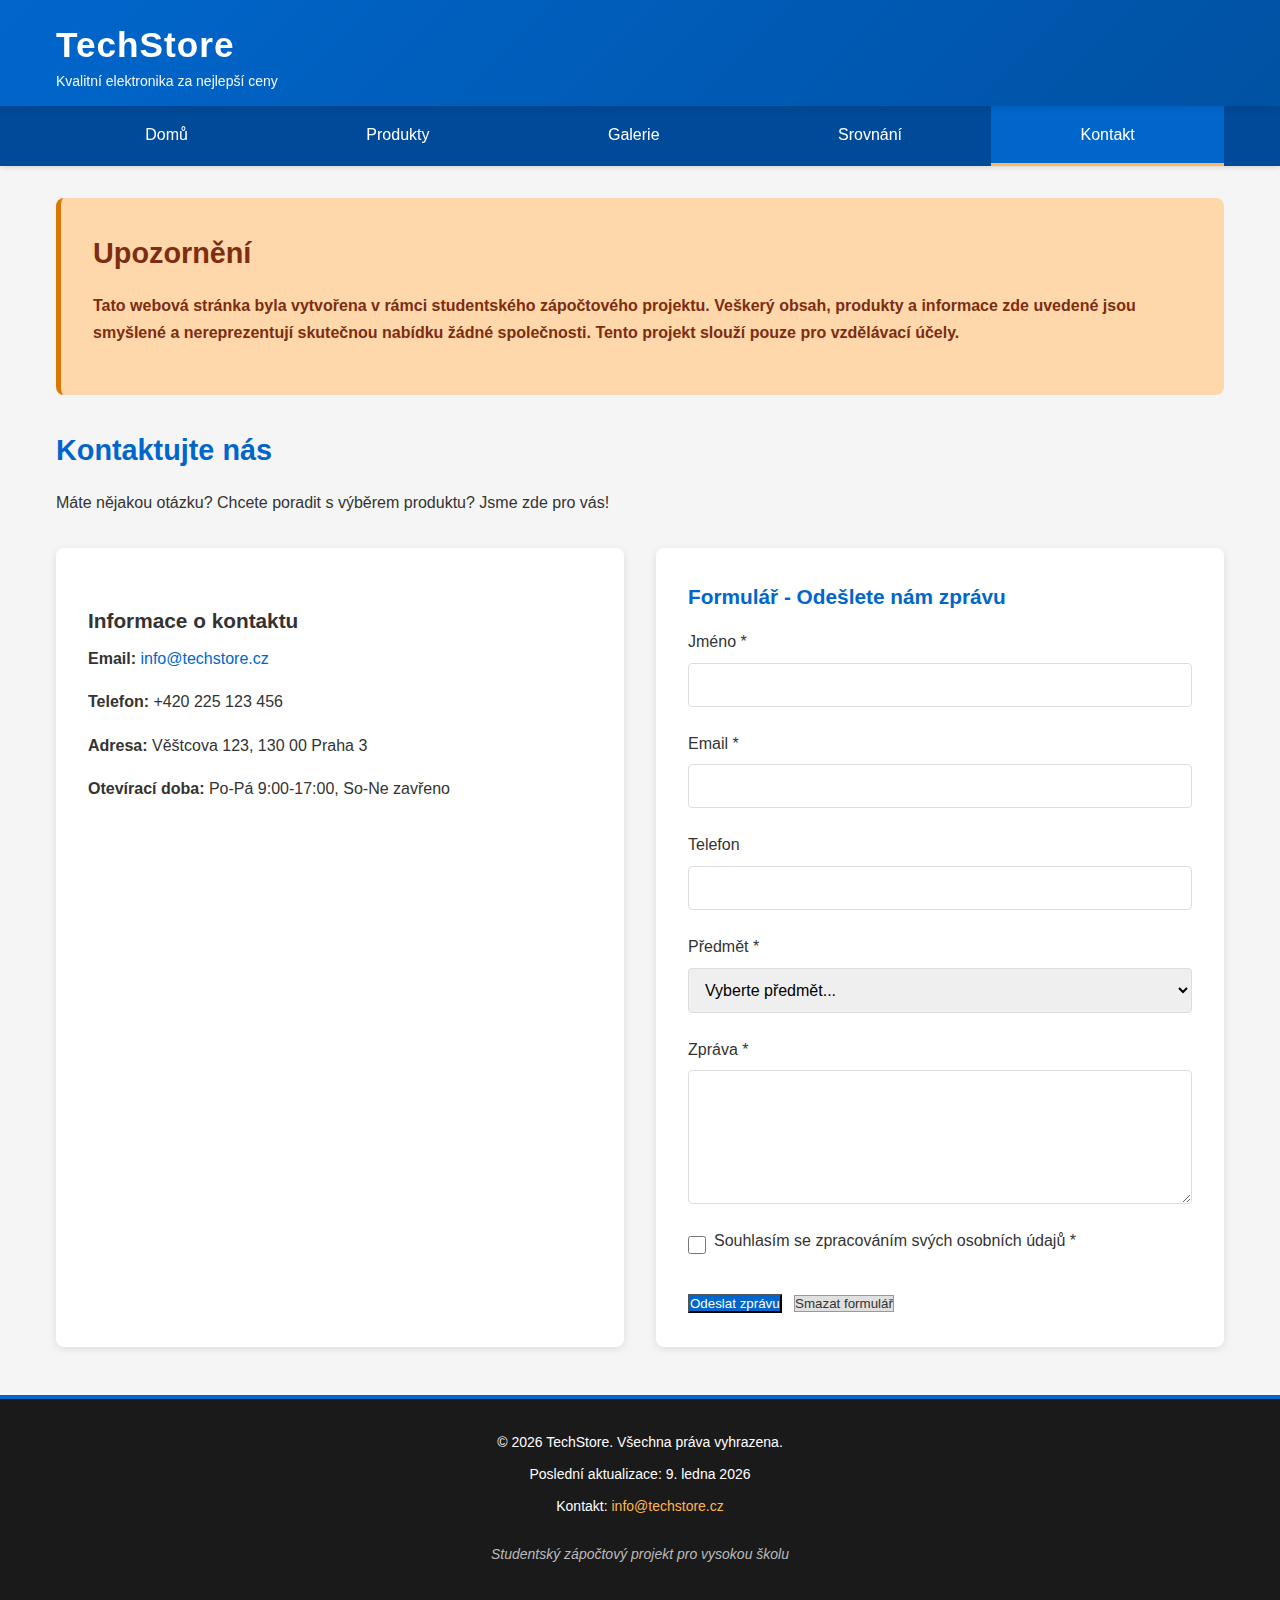
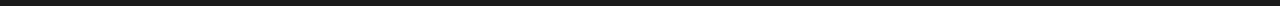
<file: project/kontakt.html>
<!DOCTYPE html>
<html lang="cs">
<head>
  <meta charset="UTF-8">
  <meta name="viewport" content="width=device-width, initial-scale=1.0">
  <meta name="description" content="Kontaktujte nás - TechStore">
  <title>Kontakt - TechStore</title>
  <link rel="stylesheet" href="../styles/main.css">
</head>
<body>
  <header class="header">
    <div class="header-content">
      <h1 class="logo">TechStore</h1>
      <p class="tagline">Kvalitní elektronika za nejlepší ceny</p>
    </div>
    <button class="menu-toggle" aria-label="Otevřít navigaci" aria-expanded="false">
      <span></span>
      <span></span>
      <span></span>
    </button>
  </header>

  <nav class="navigation" role="navigation">
    <ul class="nav-list">
      <li><a href="../index.html">Domů</a></li>
      <li><a href="produkty.html">Produkty</a></li>
      <li><a href="galerie.html">Galerie</a></li>
      <li><a href="srovnani.html">Srovnání</a></li>
      <li><a href="kontakt.html" class="active">Kontakt</a></li>
    </ul>
  </nav>

  <main class="main-content">
    <section class="disclaimer">
      <h2>Upozornění</h2>
      <p>Tato webová stránka byla vytvořena v rámci studentského zápočtového projektu. Veškerý obsah, produkty a informace zde uvedené jsou <strong>smyšlené</strong> a <strong>nereprezentují skutečnou nabídku</strong> žádné společnosti. Tento projekt slouží pouze pro vzdělávací účely.</p>
    </section>

    <section class="contact-section">
      <h2>Kontaktujte nás</h2>
      <p>Máte nějakou otázku? Chcete poradit s výběrem produktu? Jsme zde pro vás!</p>

      <div class="contact-container">
        <div class="contact-info">
          <h3>Informace o kontaktu</h3>
          <ul>
            <li><strong>Email:</strong> <a href="mailto:info@techstore.cz">info@techstore.cz</a></li>
            <li><strong>Telefon:</strong> +420 225 123 456</li>
            <li><strong>Adresa:</strong> Věštcova 123, 130 00 Praha 3</li>
            <li><strong>Otevírací doba:</strong> Po-Pá 9:00-17:00, So-Ne zavřeno</li>
          </ul>
        </div>

        <form class="contact-form" onsubmit="handleSubmit(event)">
          <fieldset>
            <legend>Formulář - Odešlete nám zprávu</legend>

            <div class="form-group">
              <label for="name">Jméno *</label>
              <input type="text" id="name" name="name" required aria-label="Vaše jméno">
            </div>

            <div class="form-group">
              <label for="email">Email *</label>
              <input type="email" id="email" name="email" required aria-label="Váš email">
            </div>

            <div class="form-group">
              <label for="phone">Telefon</label>
              <input type="tel" id="phone" name="phone" aria-label="Váš telefon">
            </div>

            <div class="form-group">
              <label for="subject">Předmět *</label>
              <select id="subject" name="subject" required aria-label="Vyberte předmět">
                <option value="">Vyberte předmět...</option>
                <option value="objednavka">Otázka k objednávce</option>
                <option value="produkt">Dotaz na produkt</option>
                <option value="reklamace">Reklamace</option>
                <option value="jine">Jiné</option>
              </select>
            </div>

            <div class="form-group">
              <label for="message">Zpráva *</label>
              <textarea id="message" name="message" rows="6" required aria-label="Vaša zpráva"></textarea>
            </div>

            <div class="form-group checkbox">
              <input type="checkbox" id="consent" name="consent" required aria-label="Souhlasím se zpracováním osobních údajů">
              <label for="consent">Souhlasím se zpracováním svých osobních údajů *</label>
            </div>

            <button type="submit" class="btn-primary">Odeslat zprávu</button>
            <button type="reset" class="btn-secondary">Smazat formulář</button>
          </fieldset>
        </form>
      </div>

      <div class="message-container" id="messageContainer" style="display: none;">
        <p id="messageText"></p>
      </div>
    </section>
  </main>

  <footer class="footer">
    <div class="footer-content">
      <p>&copy; 2026 TechStore. Všechna práva vyhrazena.</p>
      <p>Poslední aktualizace: 9. ledna 2026</p>
      <p>Kontakt: <a href="mailto:info@techstore.cz">info@techstore.cz</a></p>
      <p class="project-note">Studentský zápočtový projekt pro vysokou školu</p>
    </div>
  </footer>

  <script src="../javascript/menu.js">
    

   
  </script>

  <script src="../javascript/form.js">

  </script>
</body>
</html>
</file>
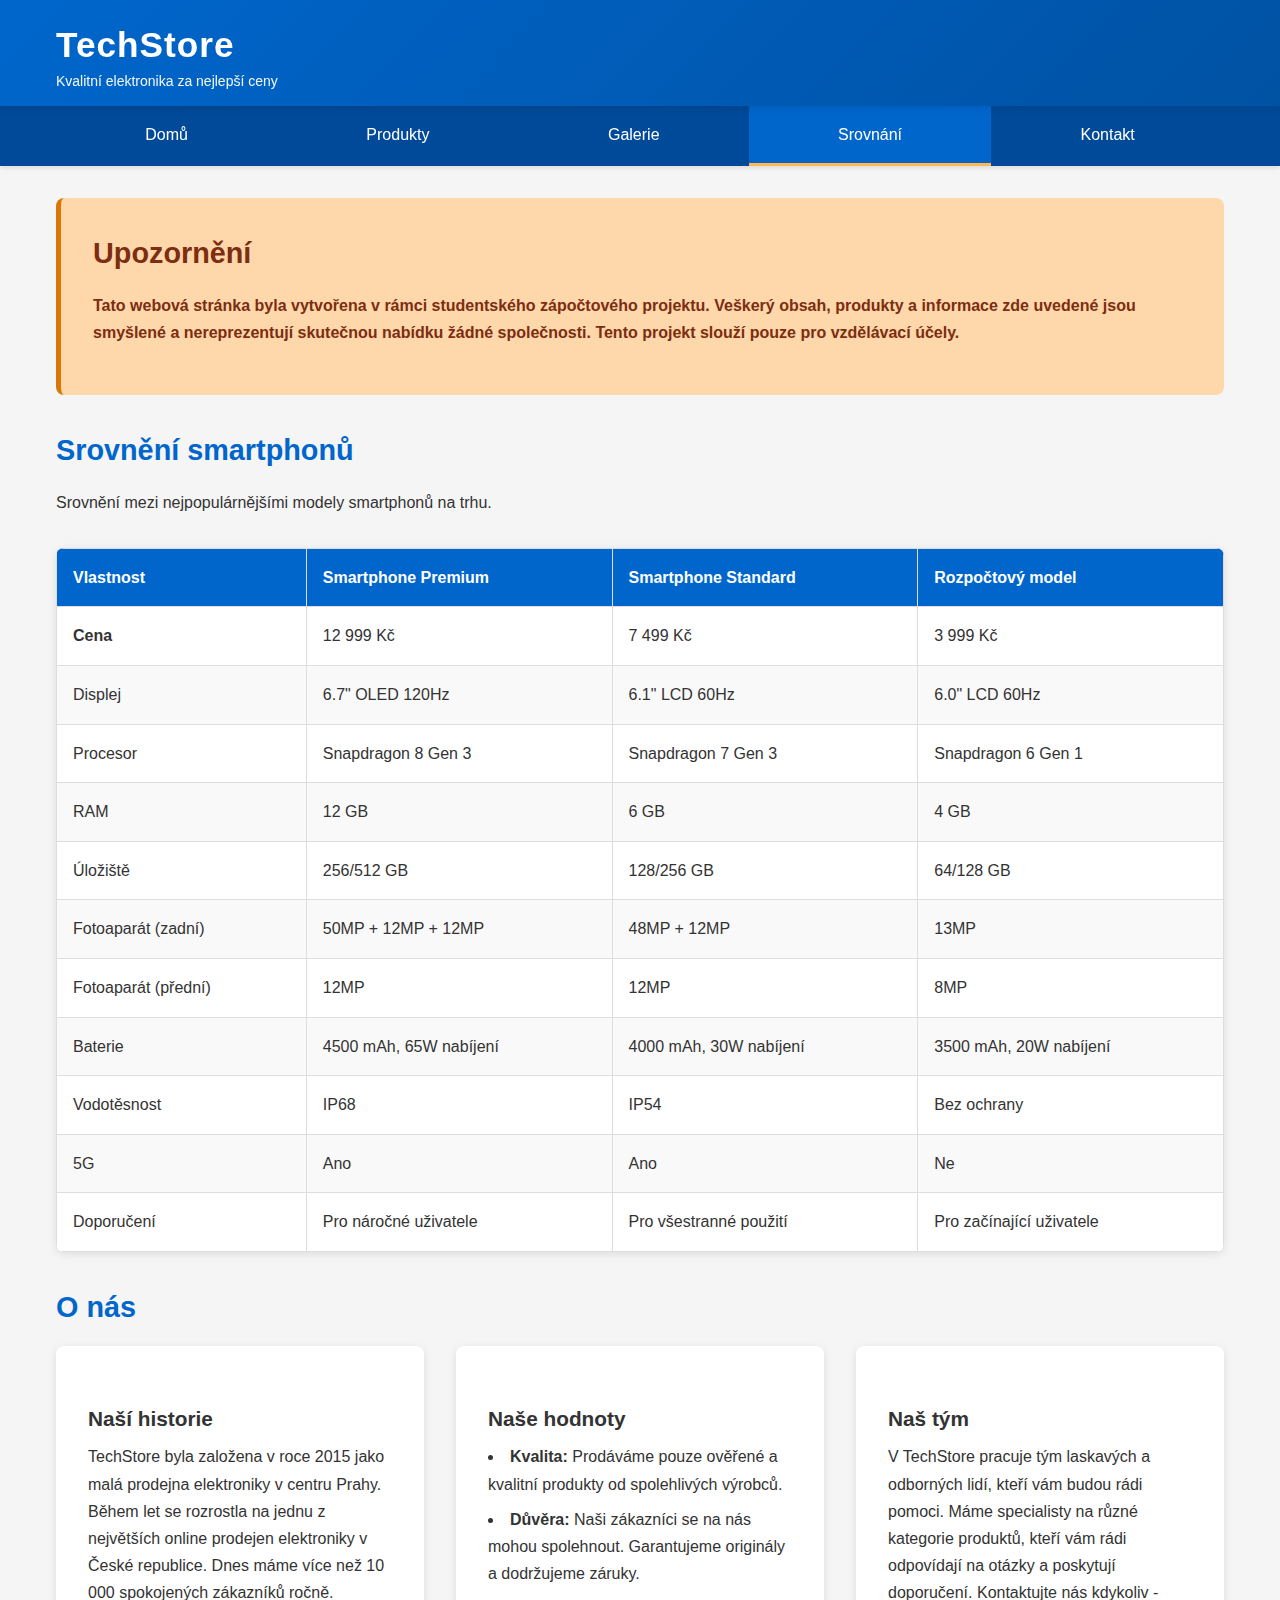
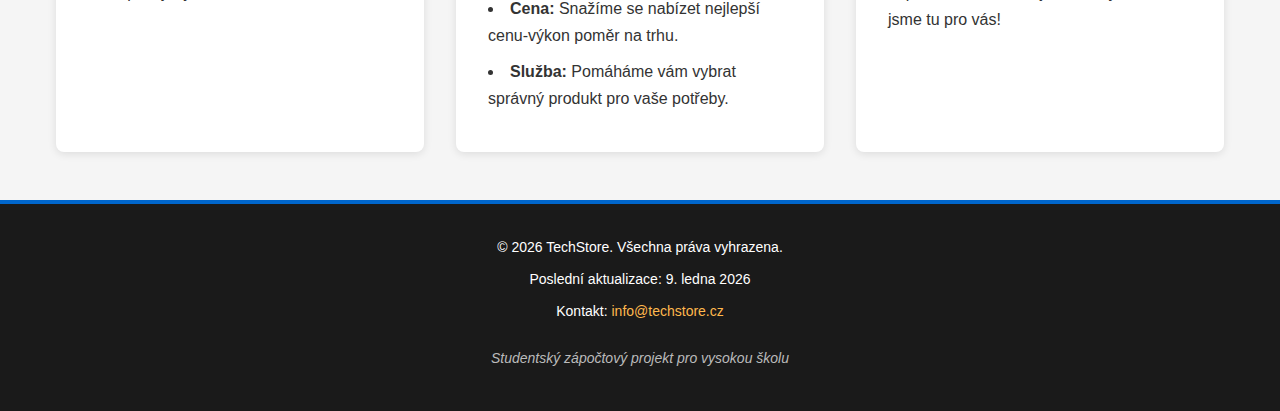
<file: project/srovnani.html>
<!DOCTYPE html>
<html lang="cs">
<head>
  <meta charset="UTF-8">
  <meta name="viewport" content="width=device-width, initial-scale=1.0">
  <meta name="description" content="Srovnění produktů - TechStore">
  <title>Srovnění - TechStore</title>
  <link rel="stylesheet" href="../styles/main.css">
</head>
<body>
  <header class="header">
    <div class="header-content">
      <h1 class="logo">TechStore</h1>
      <p class="tagline">Kvalitní elektronika za nejlepší ceny</p>
    </div>
    <button class="menu-toggle" aria-label="Otevřít navigaci" aria-expanded="false">
      <span></span>
      <span></span>
      <span></span>
    </button>
  </header>

  <nav class="navigation" role="navigation">
    <ul class="nav-list">
      <li><a href="../index.html">Domů</a></li>
      <li><a href="produkty.html">Produkty</a></li>
      <li><a href="galerie.html">Galerie</a></li>
      <li><a href="srovnani.html" class="active">Srovnání</a></li>
      <li><a href="kontakt.html">Kontakt</a></li>
    </ul>
  </nav>

  <main class="main-content">
    <section class="disclaimer">
      <h2>Upozornění</h2>
      <p>Tato webová stránka byla vytvořena v rámci studentského zápočtového projektu. Veškerý obsah, produkty a informace zde uvedené jsou <strong>smyšlené</strong> a <strong>nereprezentují skutečnou nabídku</strong> žádné společnosti. Tento projekt slouží pouze pro vzdělávací účely.</p>
    </section>

    <section class="comparison-section">
      <h2>Srovnění smartphonů</h2>
      <p>Srovnění mezi nejpopulárnějšími modely smartphonů na trhu.</p>

      <table class="comparison-table">
        <thead>
          <tr>
            <th>Vlastnost</th>
            <th>Smartphone Premium</th>
            <th>Smartphone Standard</th>
            <th>Rozpočtový model</th>
          </tr>
        </thead>
        <tbody>
          <tr>
            <td><strong>Cena</strong></td>
            <td>12 999 Kč</td>
            <td>7 499 Kč</td>
            <td>3 999 Kč</td>
          </tr>
          <tr>
            <td>Displej</td>
            <td>6.7" OLED 120Hz</td>
            <td>6.1" LCD 60Hz</td>
            <td>6.0" LCD 60Hz</td>
          </tr>
          <tr>
            <td>Procesor</td>
            <td>Snapdragon 8 Gen 3</td>
            <td>Snapdragon 7 Gen 3</td>
            <td>Snapdragon 6 Gen 1</td>
          </tr>
          <tr>
            <td>RAM</td>
            <td>12 GB</td>
            <td>6 GB</td>
            <td>4 GB</td>
          </tr>
          <tr>
            <td>Úložiště</td>
            <td>256/512 GB</td>
            <td>128/256 GB</td>
            <td>64/128 GB</td>
          </tr>
          <tr>
            <td>Fotoaparát (zadní)</td>
            <td>50MP + 12MP + 12MP</td>
            <td>48MP + 12MP</td>
            <td>13MP</td>
          </tr>
          <tr>
            <td>Fotoaparát (přední)</td>
            <td>12MP</td>
            <td>12MP</td>
            <td>8MP</td>
          </tr>
          <tr>
            <td>Baterie</td>
            <td>4500 mAh, 65W nabíjení</td>
            <td>4000 mAh, 30W nabíjení</td>
            <td>3500 mAh, 20W nabíjení</td>
          </tr>
          <tr>
            <td>Vodotěsnost</td>
            <td>IP68</td>
            <td>IP54</td>
            <td>Bez ochrany</td>
          </tr>
          <tr>
            <td>5G</td>
            <td>Ano</td>
            <td>Ano</td>
            <td>Ne</td>
          </tr>
          <tr>
            <td>Doporučení</td>
            <td>Pro náročné uživatele</td>
            <td>Pro všestranné použití</td>
            <td>Pro začínající uživatele</td>
          </tr>
        </tbody>
      </table>
    </section>

    <section class="about-section">
      <h2>O nás</h2>
      <div class="about-content">
        <article>
          <h3>Naší historie</h3>
          <p>TechStore byla založena v roce 2015 jako malá prodejna elektroniky v centru Prahy. Během let se rozrostla na jednu z největších online prodejen elektroniky v České republice. Dnes máme více než 10 000 spokojených zákazníků ročně.</p>
        </article>

        <article>
          <h3>Naše hodnoty</h3>
          <ul>
            <li><strong>Kvalita:</strong> Prodáváme pouze ověřené a kvalitní produkty od spolehlivých výrobců.</li>
            <li><strong>Důvěra:</strong> Naši zákazníci se na nás mohou spolehnout. Garantujeme originály a dodržujeme záruky.</li>
            <li><strong>Cena:</strong> Snažíme se nabízet nejlepší cenu-výkon poměr na trhu.</li>
            <li><strong>Služba:</strong> Pomáháme vám vybrat správný produkt pro vaše potřeby.</li>
          </ul>
        </article>

        <article>
          <h3>Naš tým</h3>
          <p>V TechStore pracuje tým laskavých a odborných lidí, kteří vám budou rádi pomoci. Máme specialisty na různé kategorie produktů, kteří vám rádi odpovídají na otázky a poskytují doporučení. Kontaktujte nás kdykoliv - jsme tu pro vás!</p>
        </article>
      </div>
    </section>
  </main>

  <footer class="footer">
    <div class="footer-content">
      <p>&copy; 2026 TechStore. Všechna práva vyhrazena.</p>
      <p>Poslední aktualizace: 9. ledna 2026</p>
      <p>Kontakt: <a href="mailto:info@techstore.cz">info@techstore.cz</a></p>
      <p class="project-note">Studentský zápočtový projekt pro vysokou školu</p>
    </div>
  </footer>

  <script src="../javascript/menu.js">
    
  </script>
</body>
</html>
</file>
<file: styles/main.css>
@import 'design/reset.css';
@import 'design/spolecnestyly.css';
@import 'design/tokens.css';
@import 'design/utilities.css';
@import 'layout/index.css';
@import 'layout/kontakt.css';
@import 'layout/media.css';
@import 'layout/spolecnerozlozeni.css';
@import 'components/featurebox.css';
@import 'components/footer.css';
@import 'components/formular.css';
@import 'components/gallery.css';
@import 'components/header.css';
@import 'components/infobox.css';
@import 'components/navigation.css';
@import 'components/productcard.css';
@import 'components/tabulky.css';
@import 'components/tlacitka.css';
</file>
